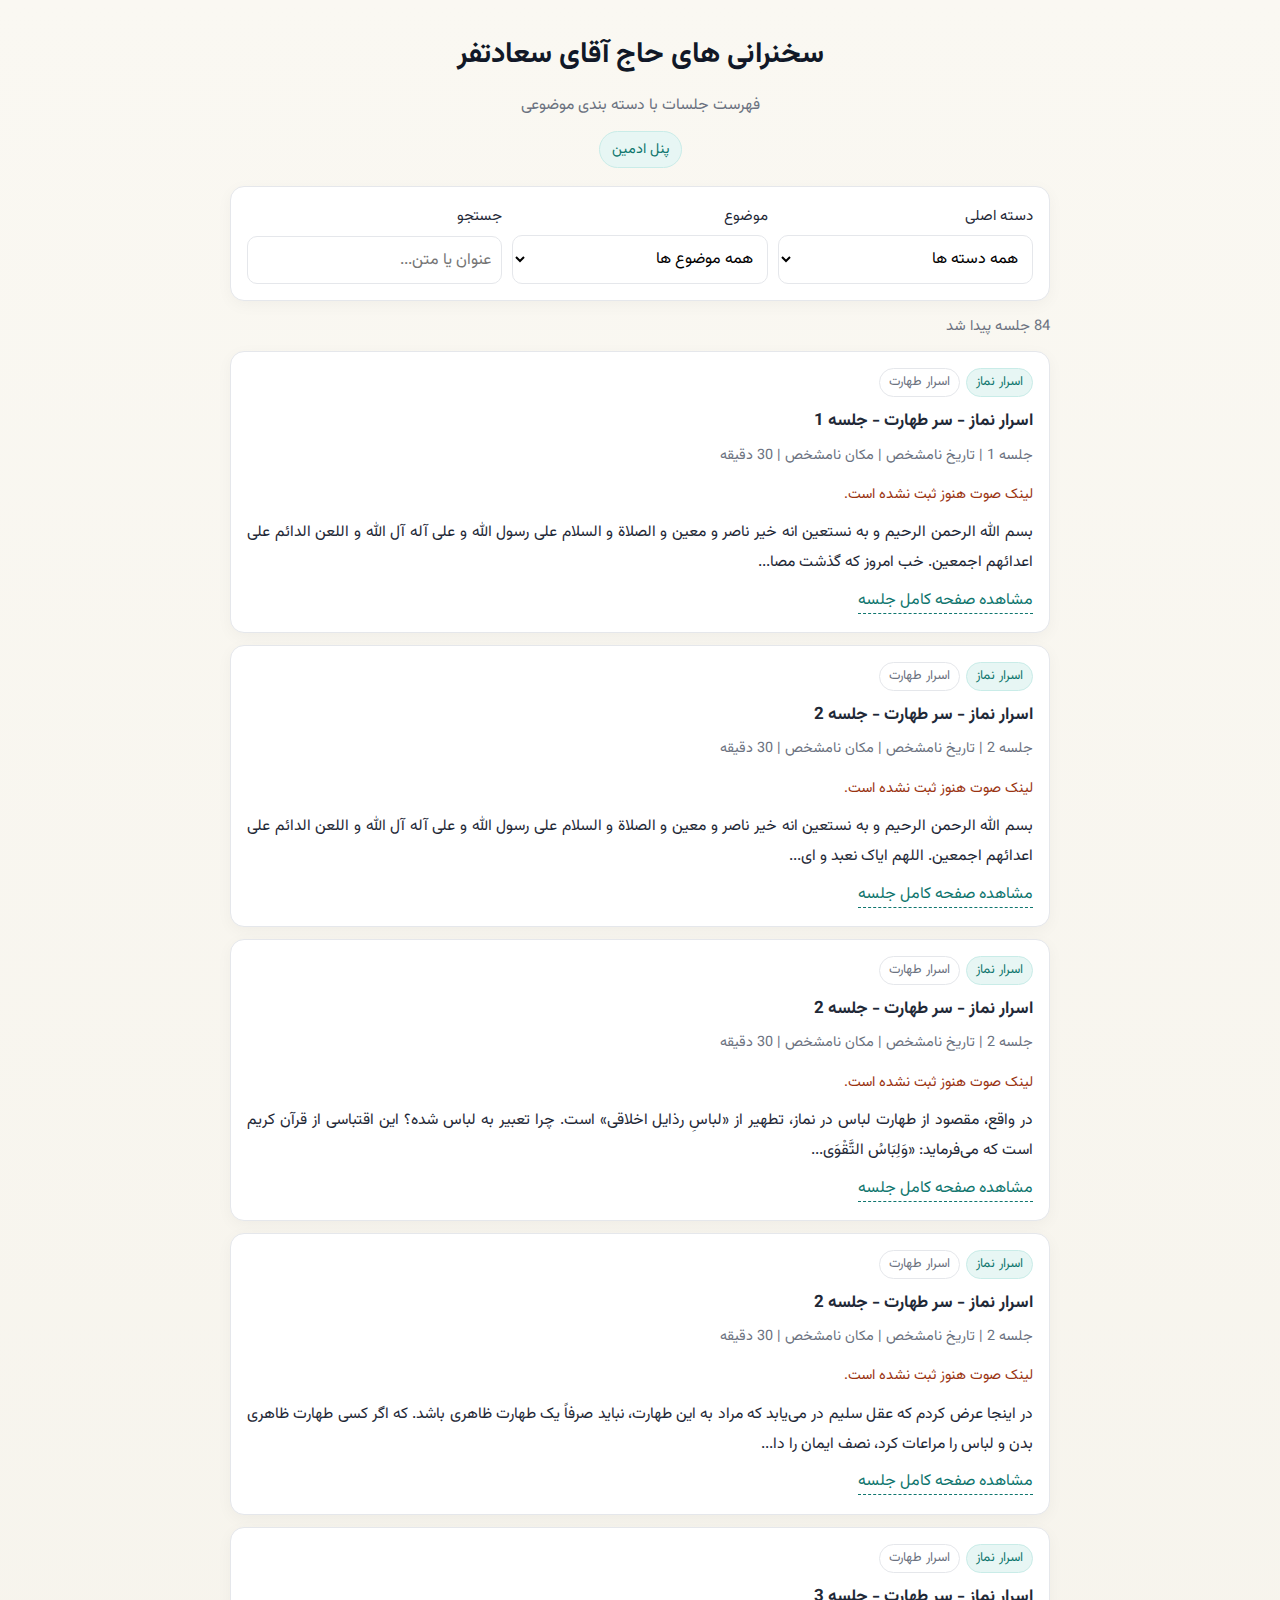
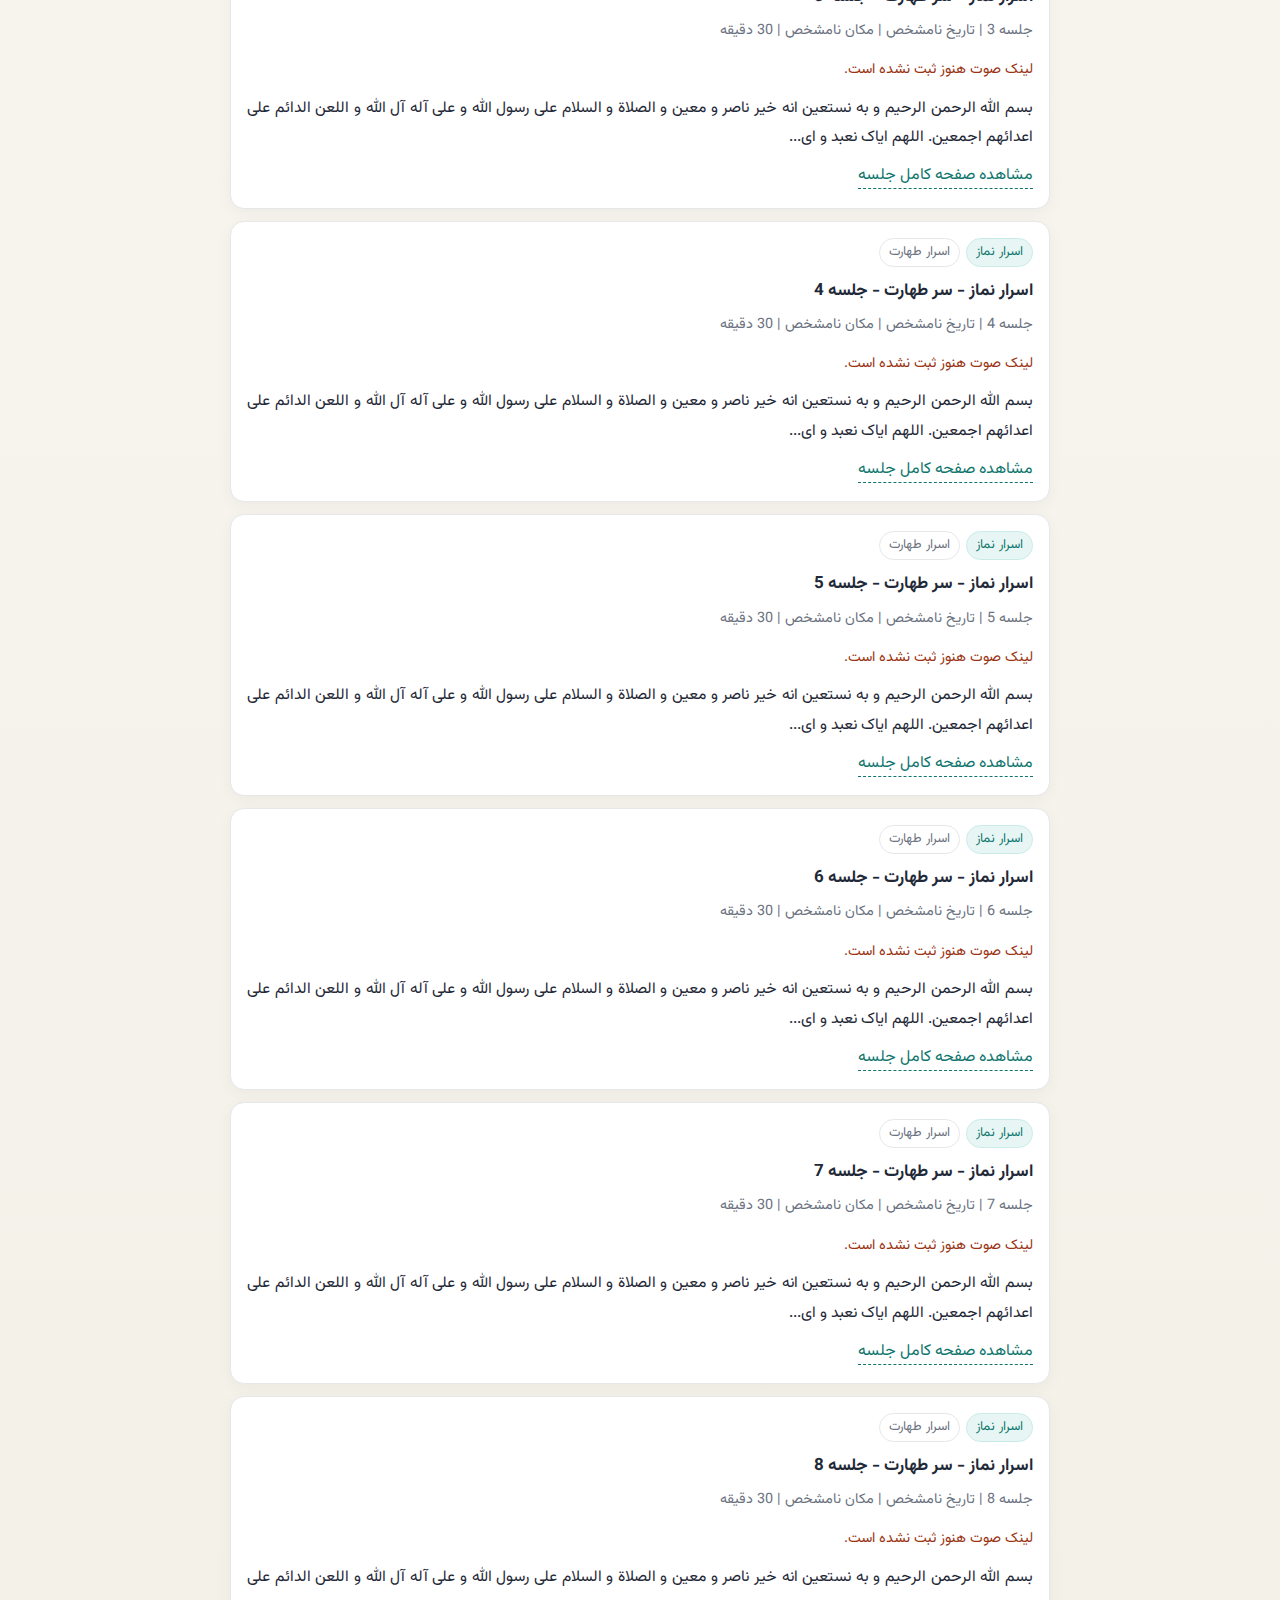
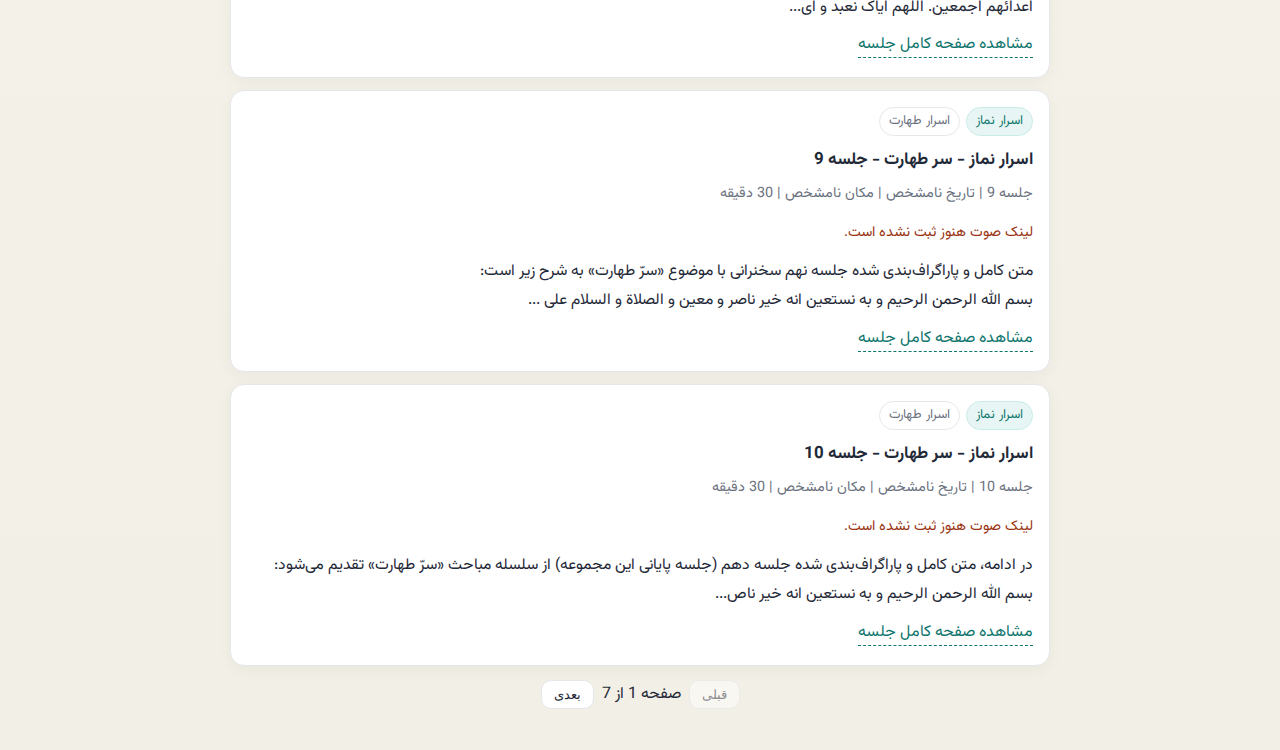
<file: index.html>
<!doctype html>
<html lang="fa" dir="rtl">
<head>
  <meta charset="UTF-8" />
  <meta name="viewport" content="width=device-width, initial-scale=1.0" />
  <title>سخنرانی های حاج آقای سعادتفر</title>
  <meta name="description" content="آرشیو سخنرانی های حاج آقای سعادتفر همراه با متن و فایل صوتی" />
  <link rel="preconnect" href="https://fonts.googleapis.com" />
  <link rel="preconnect" href="https://fonts.gstatic.com" crossorigin />
  <link href="https://fonts.googleapis.com/css2?family=Vazirmatn:wght@400;500;700&display=swap" rel="stylesheet" />
  <link rel="stylesheet" href="styles.css" />
</head>
<body>
  <main class="container">
    <header class="header">
      <h1>سخنرانی های حاج آقای سعادتفر</h1>
      <p>فهرست جلسات با دسته بندی موضوعی</p>
      <div class="top-links">
        <a class="admin-link" href="admin.html">پنل ادمین</a>
      </div>
    </header>

    <section class="card filters" aria-label="فیلتر سخنرانی ها">
      <label>
        دسته اصلی
        <select id="collection-filter"></select>
      </label>

      <label>
        موضوع
        <select id="topic-filter"></select>
      </label>

      <label>
        جستجو
        <input id="search-input" type="search" placeholder="عنوان یا متن..." />
      </label>
    </section>

    <p id="results-info" class="results-info"></p>
    <section id="lectures" class="lectures" aria-label="فهرست سخنرانی ها"></section>

    <div class="pagination">
      <button id="prev-page" type="button">قبلی</button>
      <span id="page-info"></span>
      <button id="next-page" type="button">بعدی</button>
    </div>
  </main>

  <template id="lecture-card-template">
    <article class="card">
      <div class="chip-row">
        <span class="chip chip-primary card-collection"></span>
        <span class="chip card-topic"></span>
      </div>

      <h2 class="card-title"></h2>
      <p class="card-meta"></p>
      <audio class="card-audio" controls preload="none"></audio>
      <p class="audio-missing" hidden>لینک صوت هنوز ثبت نشده است.</p>
      <p class="card-text-preview"></p>
      <a class="details-link" href="#">مشاهده صفحه کامل جلسه</a>
    </article>
  </template>

  <script src="asma-seed.js"></script>
  <script src="taharat-seed.js"></script>
  <script src="data-store.js"></script>
  <script src="app.js"></script>
</body>
</html>
</file>
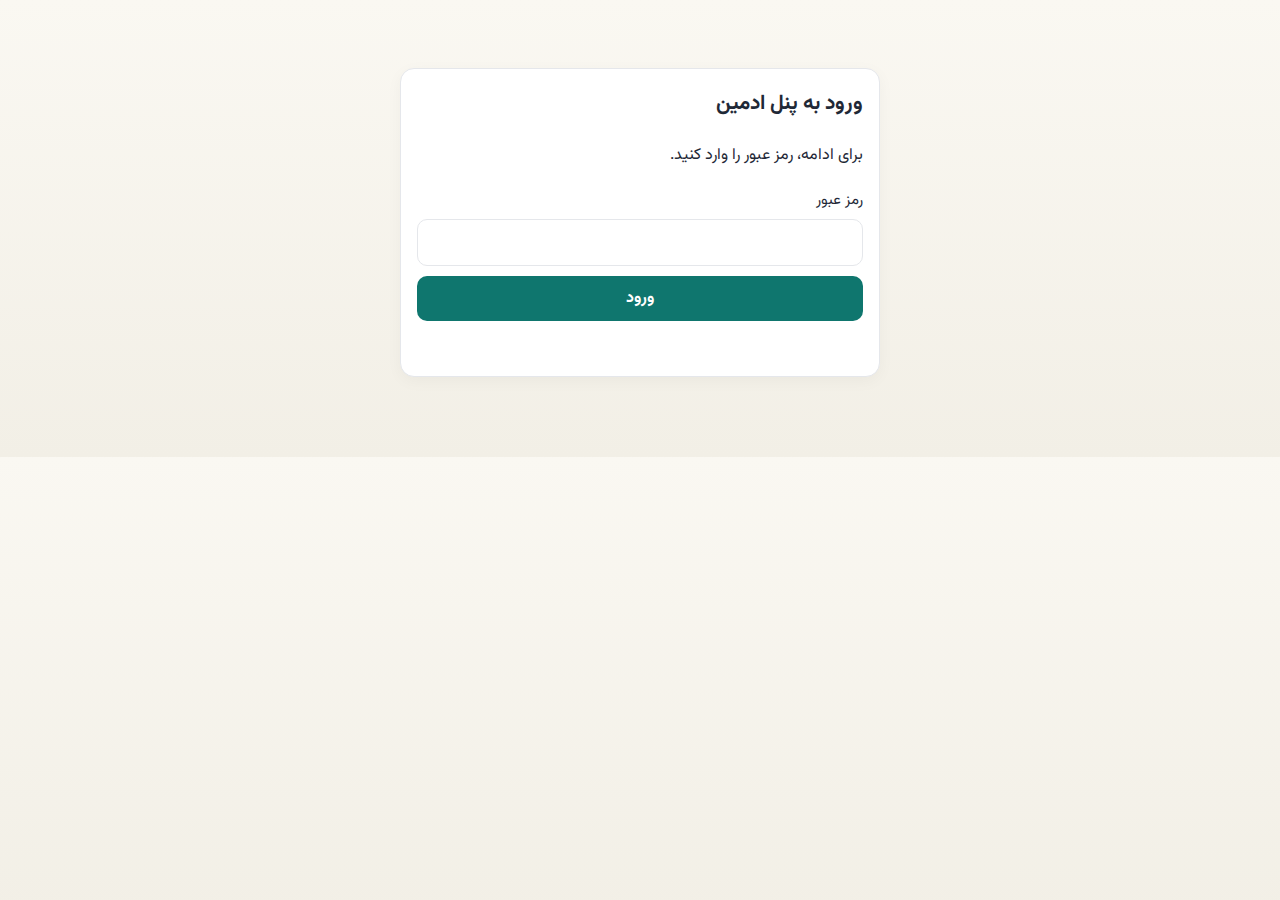
<file: admin.html>
<!doctype html>
<html lang="fa" dir="rtl">
<head>
  <meta charset="UTF-8" />
  <meta name="viewport" content="width=device-width, initial-scale=1.0" />
  <title>پنل ادمین | سخنرانی های حاج آقای سعادتفر</title>
  <link rel="preconnect" href="https://fonts.googleapis.com" />
  <link rel="preconnect" href="https://fonts.gstatic.com" crossorigin />
  <link href="https://fonts.googleapis.com/css2?family=Vazirmatn:wght@400;500;700&display=swap" rel="stylesheet" />
  <link rel="stylesheet" href="styles.css" />
</head>
<body>
  <main class="container">
    <section id="admin-auth-box" class="card admin-auth-box">
      <h1>ورود به پنل ادمین</h1>
      <p>برای ادامه، رمز عبور را وارد کنید.</p>
      <form id="admin-auth-form" class="admin-form">
        <label>
          رمز عبور
          <input id="admin-password-input" type="password" required />
        </label>
        <button type="submit">ورود</button>
        <p id="admin-auth-message" class="form-message" aria-live="polite"></p>
      </form>
    </section>

    <div id="admin-app" hidden>
      <header class="header">
        <h1>پنل ادمین</h1>
        <p>ثبت جلسه جدید با دسته بندی و لینک صوت</p>
        <div class="top-links">
          <a class="admin-link" href="index.html">بازگشت به سایت</a>
          <button id="admin-logout-btn" type="button" class="secondary-btn">خروج</button>
        </div>
      </header>

      <section class="card admin-panel">
        <form id="lecture-form" class="admin-form">
          <input type="hidden" name="editId" />

          <label>
            دسته اصلی (مثال: اسرار نماز)
            <input type="text" name="collection" required />
          </label>

          <label>
            موضوع (مثال: سر طهارت)
            <input type="text" name="topic" required />
          </label>

          <label>
            شماره جلسه
            <input type="number" name="sessionNumber" min="1" required />
          </label>

          <label>
            عنوان سخنرانی
            <input type="text" name="title" required />
          </label>

          <label>
            تاریخ
            <input type="text" name="date" placeholder="مثال: 1404/11/15" />
          </label>

          <label>
            مکان
            <input type="text" name="location" />
          </label>

          <label>
            زمان جلسه
            <input type="text" name="duration" placeholder="مثال: 30 دقیقه" value="30 دقیقه" required />
          </label>

          <label>
            لینک فایل صوتی (از سایت آقای سعادتفر)
            <input type="url" name="audio" placeholder="https://...mp3" />
          </label>

          <label>
            متن کامل سخنرانی
            <textarea name="text" rows="10" required></textarea>
          </label>

          <div class="admin-actions">
            <button id="submit-btn" type="submit">ثبت سخنرانی</button>
            <button id="cancel-edit-btn" type="button" class="secondary-btn" hidden>لغو ویرایش</button>
          </div>
          <p id="form-message" class="form-message" aria-live="polite"></p>
        </form>
      </section>

      <section class="card admin-list-card">
        <h2 class="admin-list-title">جلسات ثبت شده</h2>
        <div id="admin-lecture-list" class="admin-list"></div>
      </section>
    </div>
  </main>

  <script src="asma-seed.js"></script>
  <script src="taharat-seed.js"></script>
  <script src="data-store.js"></script>
  <script src="admin-auth.js"></script>
  <script src="admin.js"></script>
</body>
</html>
</file>
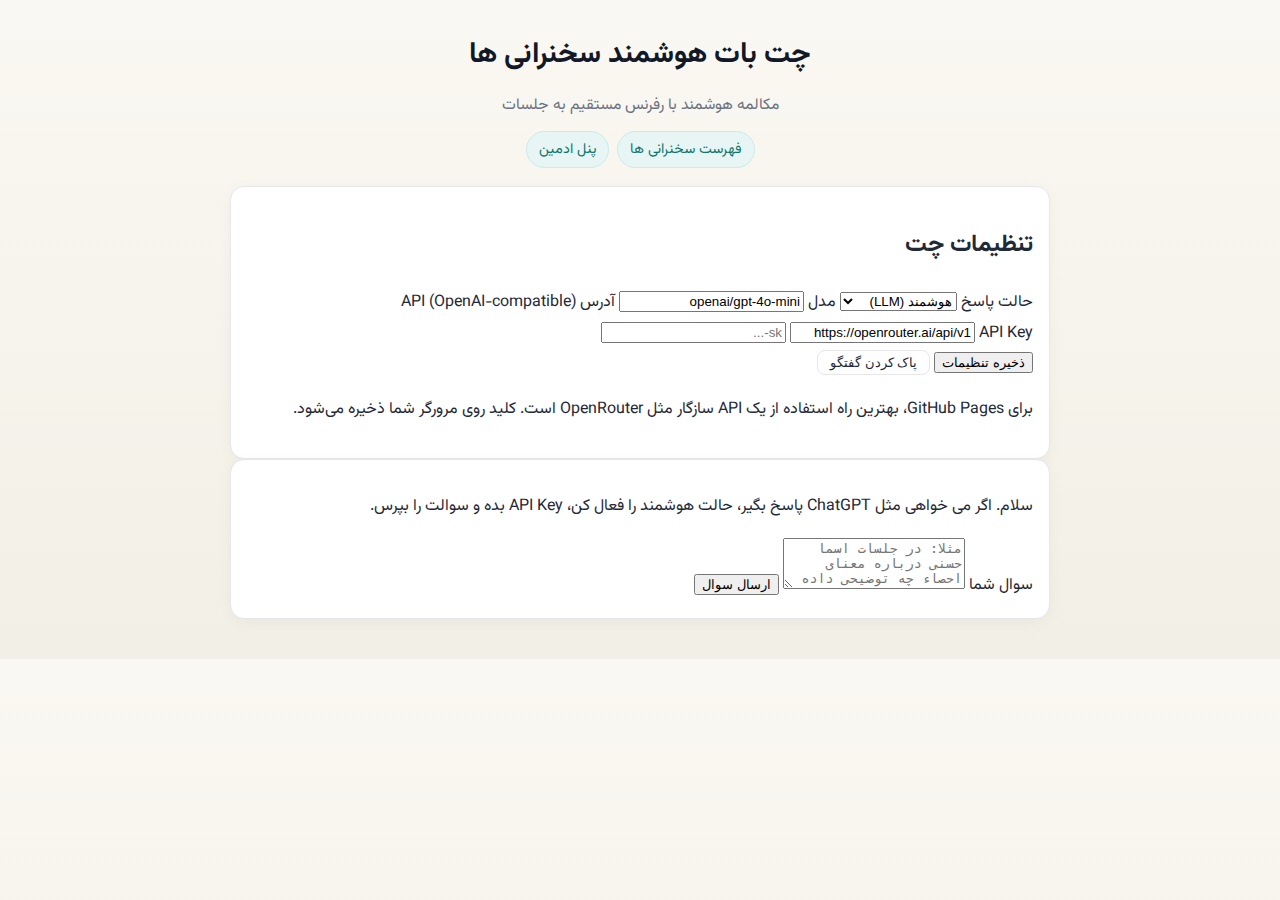
<file: chat.html>
<!doctype html>
<html lang="fa" dir="rtl">
<head>
  <meta charset="UTF-8" />
  <meta name="viewport" content="width=device-width, initial-scale=1.0" />
  <title>چت بات سخنرانی ها | حاج آقای سعادتفر</title>
  <meta name="description" content="پرسش و پاسخ هوشمند بر اساس متن سخنرانی های حاج آقای سعادتفر" />
  <link rel="preconnect" href="https://fonts.googleapis.com" />
  <link rel="preconnect" href="https://fonts.gstatic.com" crossorigin />
  <link href="https://fonts.googleapis.com/css2?family=Vazirmatn:wght@400;500;700&display=swap" rel="stylesheet" />
  <link rel="stylesheet" href="styles.css" />
</head>
<body>
  <main class="container">
    <header class="header">
      <h1>چت بات هوشمند سخنرانی ها</h1>
      <p>مکالمه هوشمند با رفرنس مستقیم به جلسات</p>
      <div class="top-links">
        <a class="admin-link" href="index.html">فهرست سخنرانی ها</a>
        <a class="admin-link" href="admin.html">پنل ادمین</a>
      </div>
    </header>

    <section class="card chat-settings">
      <h2>تنظیمات چت</h2>
      <div class="chat-settings-grid">
        <label>
          حالت پاسخ
          <select id="mode-select">
            <option value="ai">هوشمند (LLM)</option>
            <option value="local">محلی (بدون API)</option>
          </select>
        </label>

        <label>
          مدل
          <input id="model-input" type="text" value="openai/gpt-4o-mini" />
        </label>

        <label>
          آدرس API (OpenAI-compatible)
          <input id="base-url-input" type="text" value="https://openrouter.ai/api/v1" />
        </label>

        <label>
          API Key
          <input id="api-key-input" type="password" placeholder="sk-..." />
        </label>
      </div>
      <div class="chat-settings-actions">
        <button id="save-settings-btn" type="button">ذخیره تنظیمات</button>
        <button id="clear-chat-btn" type="button" class="secondary-btn">پاک کردن گفتگو</button>
      </div>
      <p id="settings-status" class="settings-status"></p>
      <p class="settings-note">برای GitHub Pages، بهترین راه استفاده از یک API سازگار مثل OpenRouter است. کلید روی مرورگر شما ذخیره می‌شود.</p>
    </section>

    <section class="card chatbot-card">
      <div id="chat-messages" class="chat-messages" aria-live="polite"></div>

      <form id="chat-form" class="chat-form">
        <label for="chat-input" class="chat-label">سوال شما</label>
        <textarea id="chat-input" rows="3" placeholder="مثلا: در جلسات اسما حسنی درباره معنای احصاء چه توضیحی داده شده؟" required></textarea>
        <button id="send-btn" type="submit">ارسال سوال</button>
      </form>
    </section>
  </main>

  <script src="asma-seed.js"></script>
  <script src="data-store.js"></script>
  <script src="chat.js"></script>
</body>
</html>
</file>
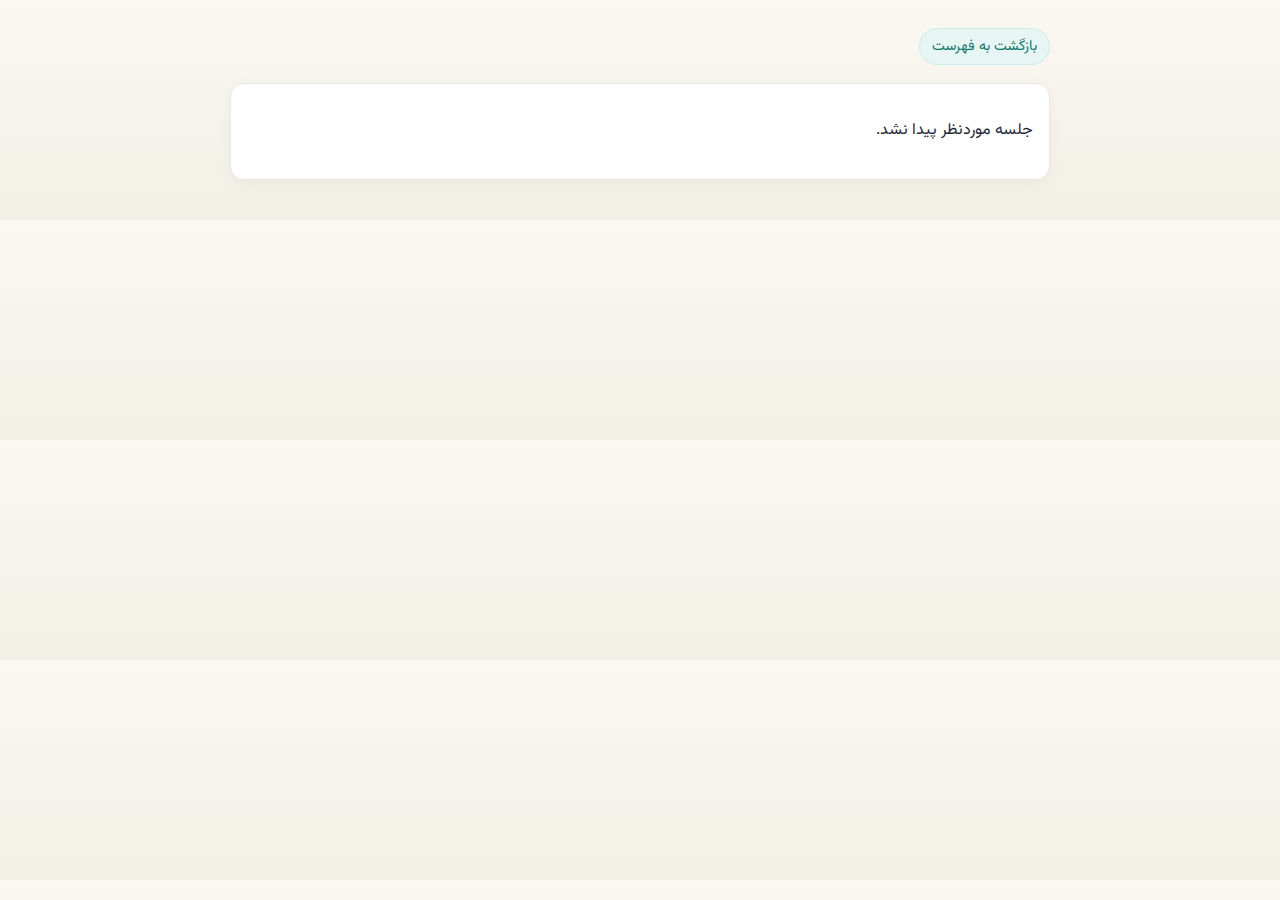
<file: lecture.html>
<!doctype html>
<html lang="fa" dir="rtl">
<head>
  <meta charset="UTF-8" />
  <meta name="viewport" content="width=device-width, initial-scale=1.0" />
  <title>صفحه جلسه | سخنرانی های حاج آقای سعادتفر</title>
  <link rel="preconnect" href="https://fonts.googleapis.com" />
  <link rel="preconnect" href="https://fonts.gstatic.com" crossorigin />
  <link href="https://fonts.googleapis.com/css2?family=Vazirmatn:wght@400;500;700&display=swap" rel="stylesheet" />
  <link rel="stylesheet" href="styles.css" />
</head>
<body>
  <main class="container">
    <header class="header lecture-header">
      <a class="admin-link" href="index.html">بازگشت به فهرست</a>
    </header>

    <article id="lecture-page" class="card lecture-page"></article>
  </main>

  <script src="asma-seed.js"></script>
  <script src="taharat-seed.js"></script>
  <script src="data-store.js"></script>
  <script src="lecture.js"></script>
</body>
</html>
</file>
<file: styles.css>
:root {
  --bg: #f7f5ef;
  --surface: #ffffff;
  --text: #1f2937;
  --muted: #6b7280;
  --primary: #0f766e;
  --primary-soft: #e7f6f4;
  --border: #e5e7eb;
  --danger: #b91c1c;
  --radius: 14px;
}

* {
  box-sizing: border-box;
}

body {
  margin: 0;
  font-family: "Vazirmatn", Tahoma, sans-serif;
  background: linear-gradient(180deg, #faf8f2 0%, #f2efe6 100%);
  color: var(--text);
  line-height: 1.9;
}

.container {
  width: min(100%, 860px);
  margin: 0 auto;
  padding: 20px 14px 36px;
}

.header {
  text-align: center;
  margin-bottom: 18px;
}

.header h1 {
  margin: 0 0 8px;
  font-size: clamp(1.35rem, 2.5vw, 1.8rem);
  color: #111827;
}

.header p {
  margin: 0 0 10px;
  color: var(--muted);
  font-size: 0.98rem;
}

.top-links {
  display: flex;
  gap: 8px;
  justify-content: center;
  flex-wrap: wrap;
}

.admin-link {
  display: inline-block;
  background: var(--primary-soft);
  color: var(--primary);
  text-decoration: none;
  border: 1px solid #c9ece8;
  border-radius: 999px;
  padding: 4px 12px;
  font-size: 0.9rem;
}

.card {
  background: var(--surface);
  border: 1px solid var(--border);
  border-radius: var(--radius);
  padding: 14px;
  box-shadow: 0 4px 16px rgba(0, 0, 0, 0.04);
}

.filters {
  display: grid;
  gap: 10px;
  margin-bottom: 12px;
}

.filters label,
.admin-form label {
  display: grid;
  gap: 4px;
  font-size: 0.94rem;
}

.filters select,
.filters input,
.admin-form input,
.admin-form textarea,
.admin-form button,
.danger-btn {
  font-family: inherit;
  font-size: 1rem;
}

.filters select,
.filters input,
.admin-form input,
.admin-form textarea {
  border: 1px solid var(--border);
  border-radius: 10px;
  padding: 10px;
  background: #fff;
}

.results-info {
  margin: 0 0 10px;
  color: var(--muted);
  font-size: 0.92rem;
}

.lectures {
  display: grid;
  gap: 12px;
}

.chip-row {
  display: flex;
  flex-wrap: wrap;
  gap: 6px;
  margin-bottom: 8px;
}

.chip {
  font-size: 0.82rem;
  border: 1px solid var(--border);
  border-radius: 999px;
  padding: 1px 9px;
  background: #fff;
  color: var(--muted);
}

.chip-primary {
  background: var(--primary-soft);
  color: var(--primary);
  border-color: #c9ece8;
}

.card-title {
  font-size: 1.06rem;
  margin: 0 0 4px;
}

.card-meta {
  margin: 0 0 12px;
  color: var(--muted);
  font-size: 0.9rem;
}

.card-audio {
  width: 100%;
  margin-bottom: 10px;
}

.audio-missing {
  margin: 0 0 10px;
  color: #9a3412;
  font-size: 0.9rem;
}

.card-text-preview {
  margin: 0 0 8px;
  white-space: pre-line;
  text-align: justify;
  font-size: 0.98rem;
}

.details-link,
.admin-item a {
  width: fit-content;
  color: var(--primary);
  text-decoration: none;
  border-bottom: 1px dashed var(--primary);
}

.pagination {
  display: flex;
  justify-content: center;
  align-items: center;
  gap: 8px;
  margin-top: 14px;
}

.pagination button {
  border: 1px solid var(--border);
  background: #fff;
  color: var(--text);
  border-radius: 10px;
  padding: 6px 12px;
  cursor: pointer;
}

.pagination button:disabled {
  opacity: 0.5;
  cursor: not-allowed;
}

.admin-auth-box {
  max-width: 480px;
  margin: 40px auto;
}

.admin-auth-box h1 {
  margin: 0 0 6px;
  font-size: 1.3rem;
}

.admin-panel,
.admin-list-card {
  margin-bottom: 12px;
}

.admin-form {
  display: grid;
  gap: 10px;
}

.admin-form button {
  border: 0;
  border-radius: 10px;
  padding: 10px;
  color: #fff;
  background: var(--primary);
  font-weight: 700;
  cursor: pointer;
}

.admin-actions {
  display: flex;
  gap: 8px;
  flex-wrap: wrap;
}

.secondary-btn {
  width: fit-content;
  border: 1px solid var(--border);
  border-radius: 8px;
  padding: 4px 12px;
  color: var(--text);
  background: #fff;
  cursor: pointer;
}

.form-message {
  margin: 0;
  min-height: 1.8em;
  color: var(--primary);
}

.admin-list-title {
  margin: 0 0 10px;
  font-size: 1.05rem;
}

.admin-list {
  display: grid;
  gap: 10px;
}

.admin-item {
  border: 1px solid var(--border);
  border-radius: 10px;
  padding: 10px;
  display: grid;
  gap: 4px;
}

.admin-item h3 {
  margin: 0;
  font-size: 1rem;
}

.admin-item-meta {
  margin: 0;
  color: var(--muted);
  font-size: 0.9rem;
}

.admin-links {
  display: flex;
  gap: 10px;
  flex-wrap: wrap;
}

.admin-item-actions {
  display: flex;
  gap: 8px;
  flex-wrap: wrap;
}

.danger-btn {
  width: fit-content;
  border: 1px solid #f5caca;
  border-radius: 8px;
  padding: 4px 12px;
  color: var(--danger);
  background: #fff5f5;
  cursor: pointer;
}

.lecture-header {
  text-align: right;
}

.lecture-page {
  display: grid;
  gap: 10px;
}

.lecture-title {
  margin: 0;
  font-size: clamp(1.2rem, 2.4vw, 1.6rem);
}

.lecture-full-text {
  white-space: pre-line;
  text-align: justify;
  line-height: 2.1;
  font-size: 1.04rem;
  border-top: 1px solid var(--border);
  padding-top: 10px;
}

@media (min-width: 640px) {
  .container {
    padding: 28px 20px 40px;
  }

  .card {
    padding: 16px;
  }

  .filters {
    grid-template-columns: repeat(3, minmax(0, 1fr));
  }
}
</file>
